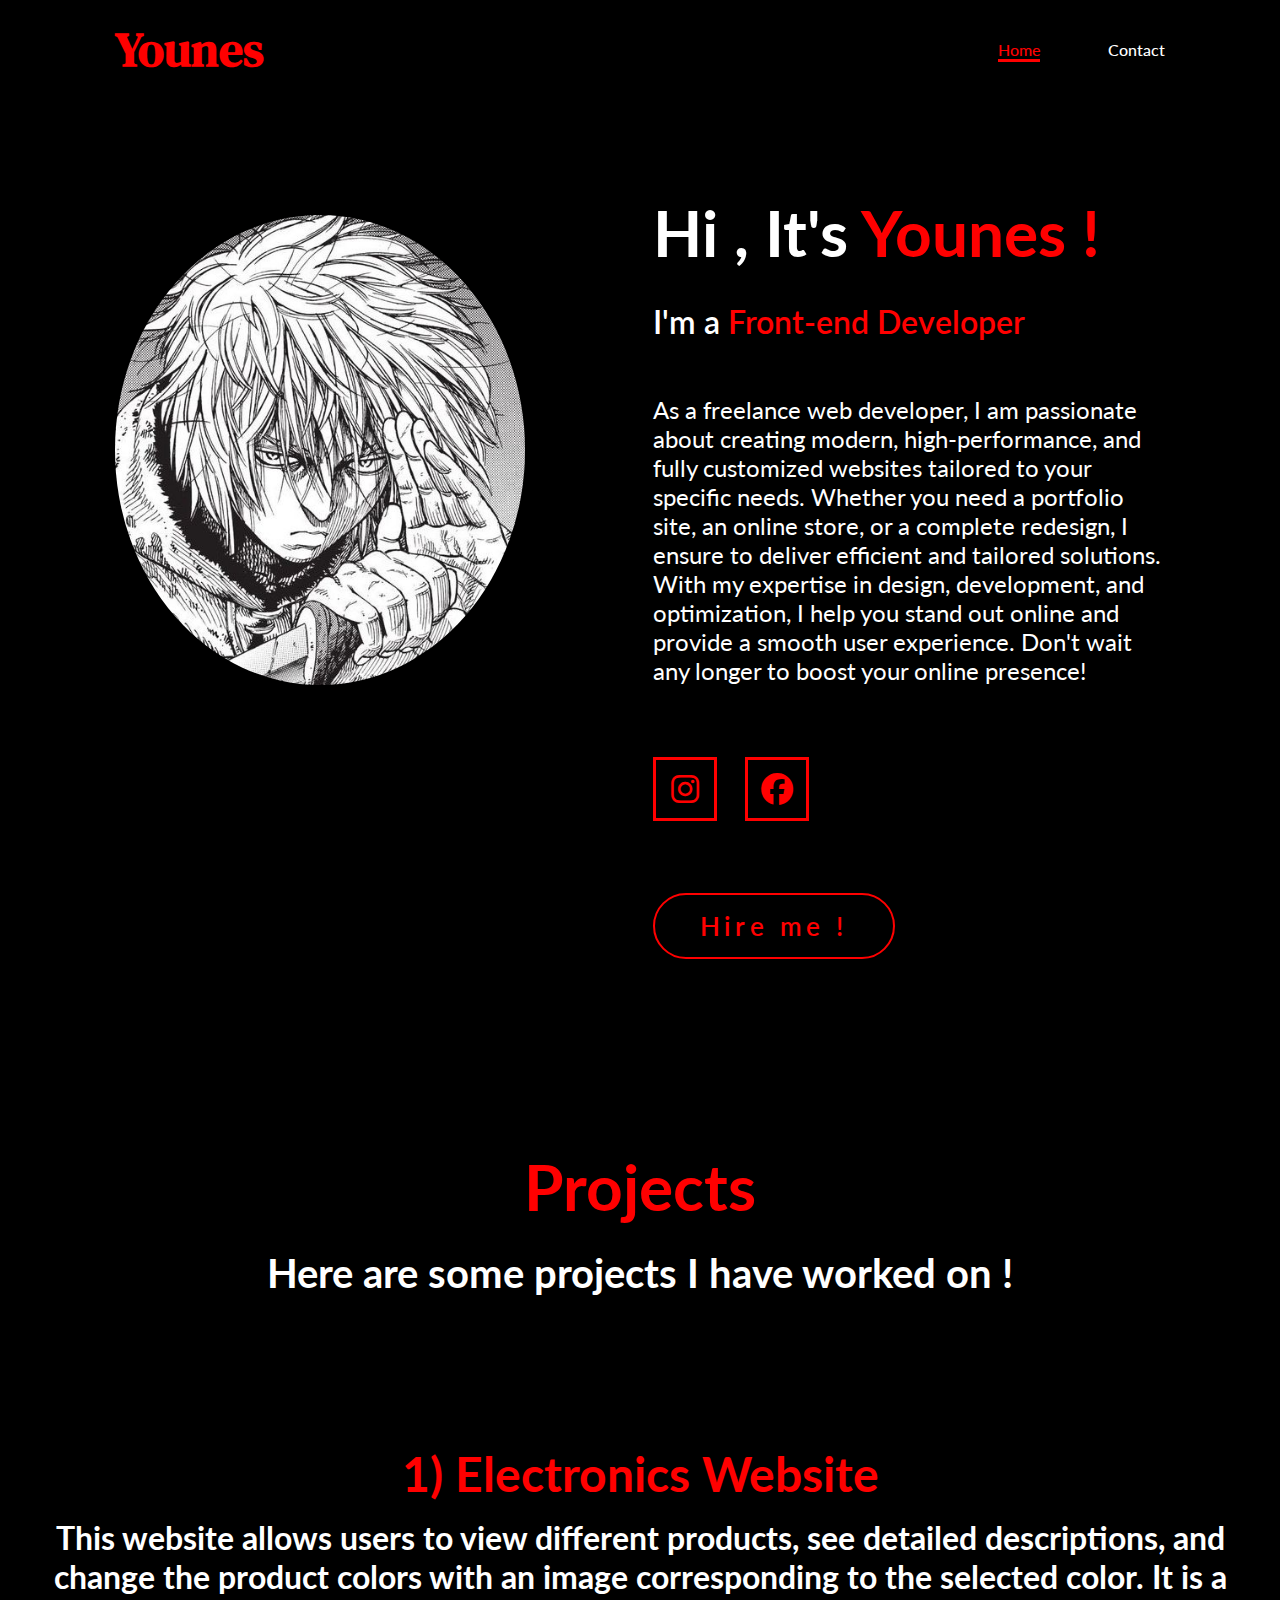
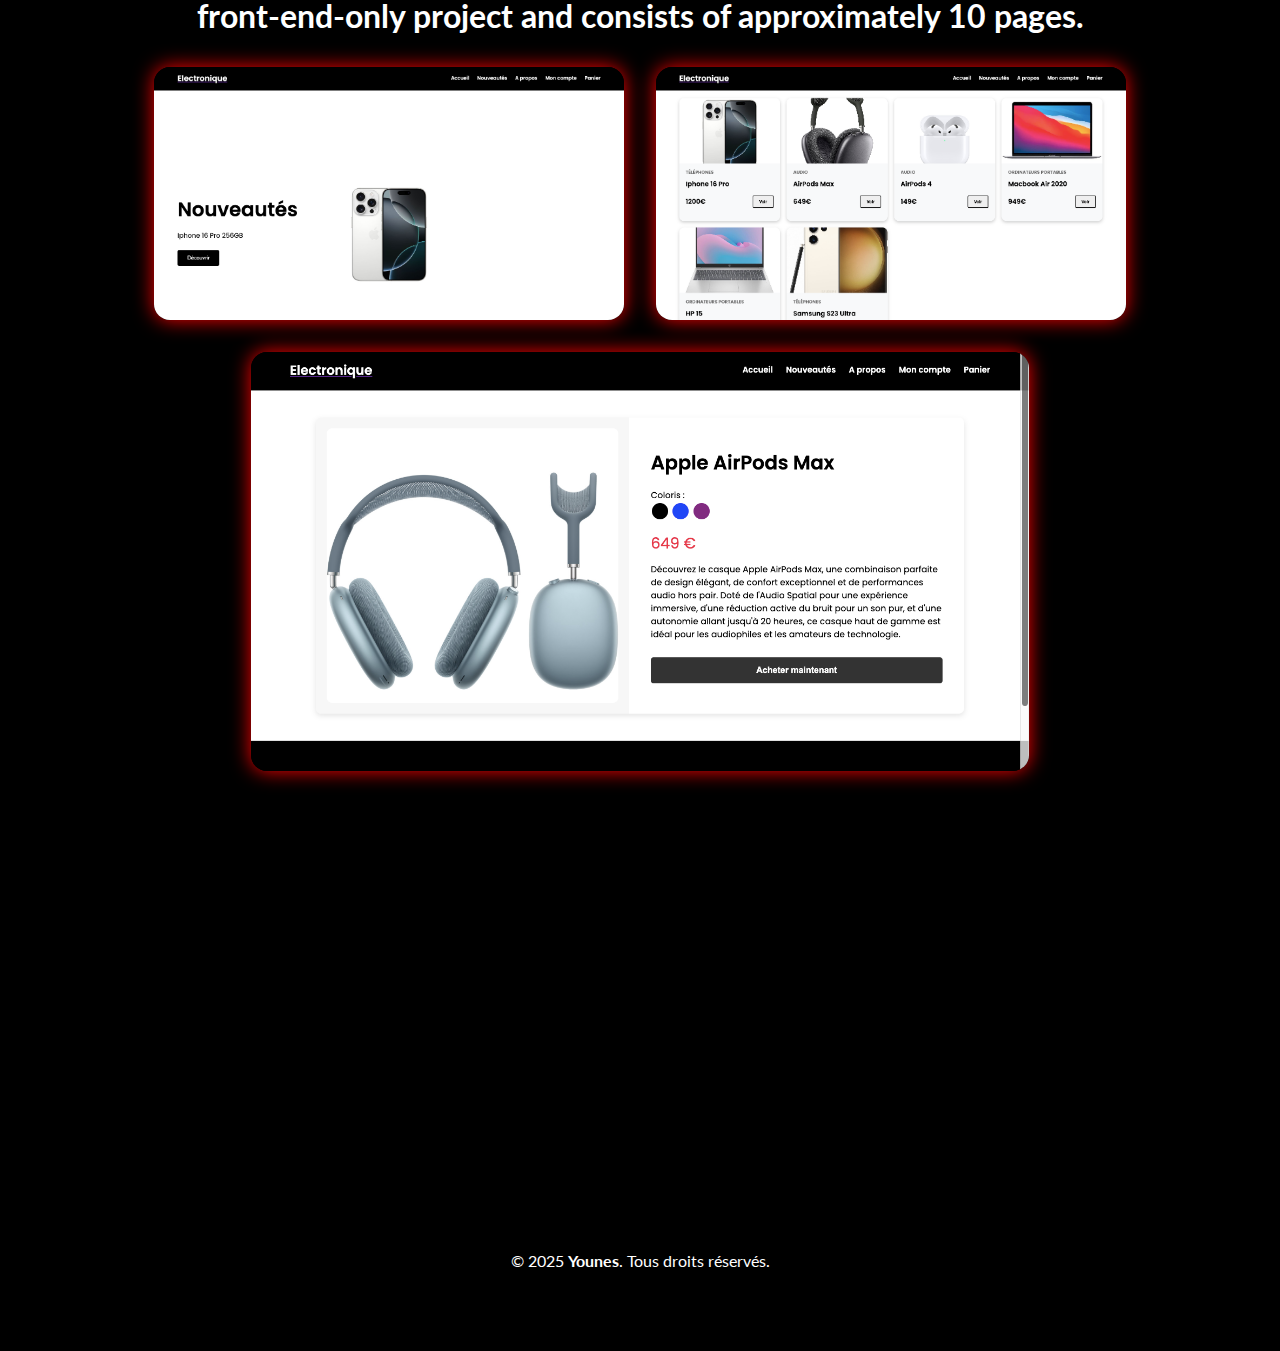
<file: index.html>
<html lang="en">
<head>
    <meta charset="UTF-8">
    <meta name="viewport" content="width=device-width, initial-scale=1.0">
    <link rel="stylesheet" href="Accueil.css">
    <link rel="stylesheet" href="https://cdnjs.cloudflare.com/ajax/libs/font-awesome/6.5.0/css/all.min.css">
    <link rel="preconnect" href="https://fonts.googleapis.com">
    <link rel="preconnect" href="https://fonts.gstatic.com" crossorigin>
    <link href="https://fonts.googleapis.com/css2?family=DM+Serif+Text:ital@0;1&family=Jost:ital,wght@0,100..900;1,100..900&family=Lato:ital,wght@0,100;0,300;0,400;0,700;0,900;1,100;1,300;1,400;1,700;1,900&display=swap" rel="stylesheet">
    <title>Portfolio Website</title>
</head>
<body>
    <header>
        <a href="Accueil.html" class="logo">Younes</a>
        <nav>
            <a href="Accueil.html" class="active">Home</a>
            <a href="contact.html">Contact</a>
        </nav>
    </header>

    <section class="home">
        <div class="home-img">
            <img src="thorfinn.jpg" alt="">
        </div>
        <div class="home-content">
            <h1>Hi , It's <span>Younes !</span></h1>
            <h3 class="typing-text">I'm a <span>Front-end Developer</span></h3>
            <p>As a freelance web developer, I am passionate about creating modern, high-performance, and fully customized websites tailored to your specific needs. Whether you need a portfolio site, an online store, or a complete redesign, I ensure to deliver efficient and tailored solutions. With my expertise in design, development, and optimization, I help you stand out online and provide a smooth user experience. Don't wait any longer to boost your online presence!</p>

            <div class="social-icons">
                <a href="https://www.instagram.com/younes_ybz/"><i class="fa-brands fa-Instagram"></i></a>
                <a href="https://www.facebook.com/share/15daRgE3hQ/?mibextid=wwXIfr"><i class="fa-brands fa-Facebook"></i></a>
            </div>
            <a href="https://fr.fiverr.com/s/qDP3YWV" class="btn">Hire me !</a>
        </div>
    </section>


    <section class="Projects">
        <div class="title">
            <h1>Projects</h1>
            <h2>Here are some projects I have worked on !</h2>
        </div>
        <div class="Electronic-Website">
            <h1>1) Electronics Website</h1>
            <h2>This website allows users to view different products, see detailed descriptions, and change the product colors with an image corresponding to the selected color. It is a front-end-only project and consists of approximately 10 pages.</h2>
            <div class="image-grid">
                <img src="img1elec.png" alt="Product 1">
                <img src="img2elec.png" alt="Product 2">
                <img src="img3elec.png" alt="Product 3">
            </div>
        </div>
    </section>

    <footer>
        <p>&copy; 2025 <a href="#">Younes</a>. Tous droits réservés.</p>
    </footer>

    <script>
        window.onload = function() {
            // Lorsque la page est complètement chargée, on ajoute la classe 'visible' à la section 'home'
            const homeSection = document.querySelector('.home');
            
            // Ajoute la classe 'visible' après un délai de 0.5 seconde
            setTimeout(() => {
                homeSection.classList.add('visible');
            }, 500);
        }
    </script>
</body>
</html>
</file>
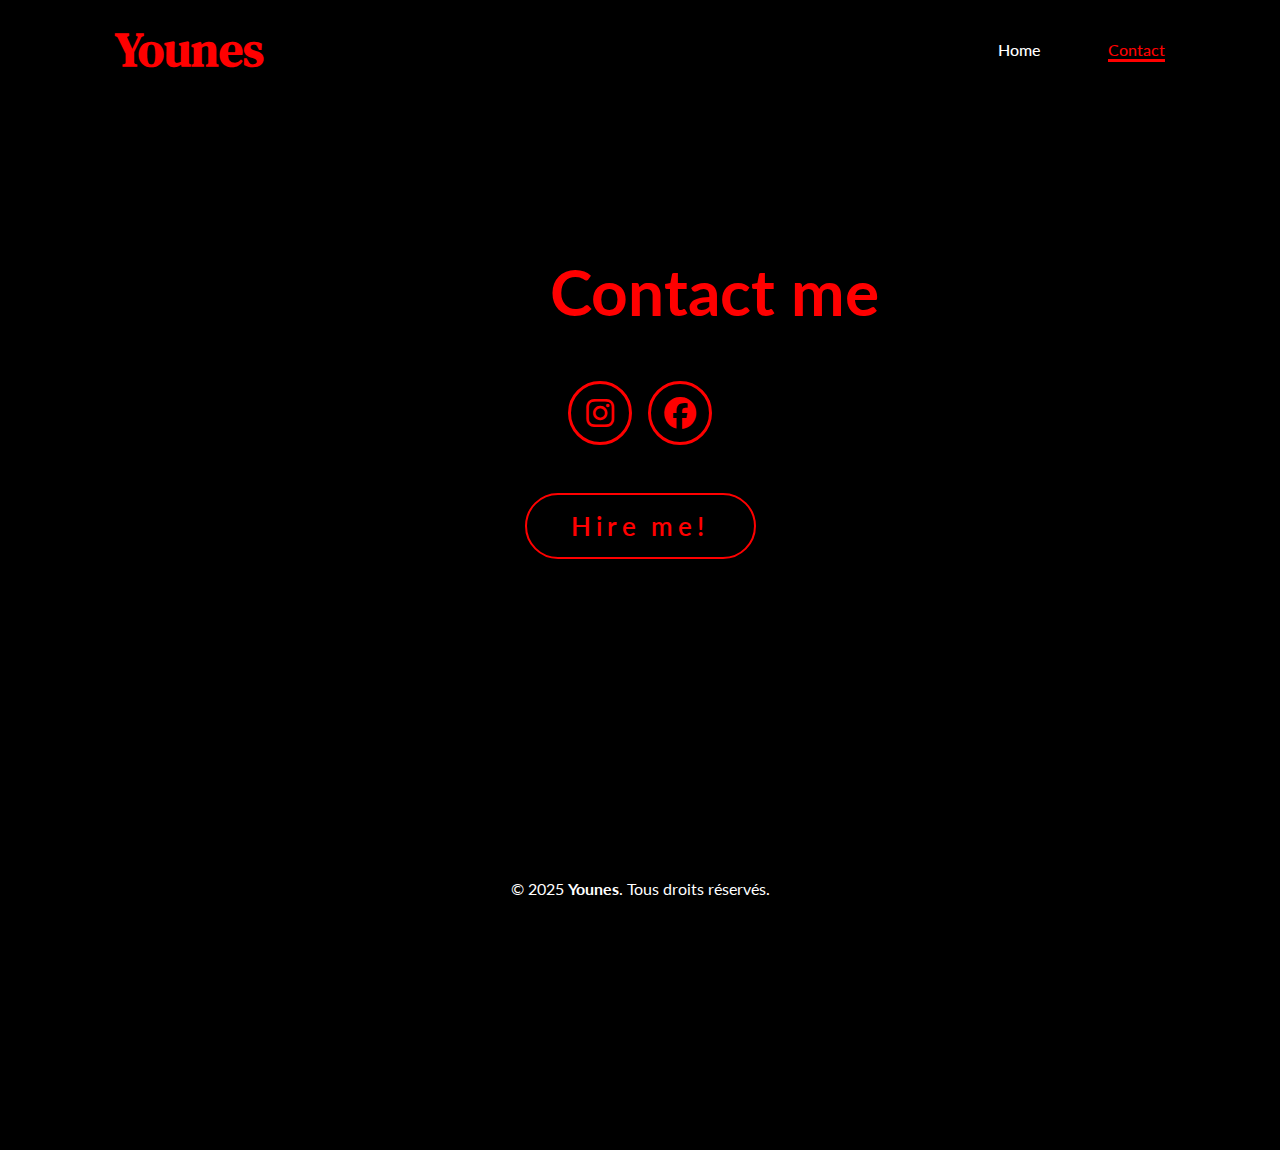
<file: contact.html>
<html lang="en">
<head>
    <meta charset="UTF-8">
    <meta name="viewport" content="width=device-width, initial-scale=1.0">
    <link rel="stylesheet" href="https://cdnjs.cloudflare.com/ajax/libs/font-awesome/6.5.0/css/all.min.css">
    <link rel="stylesheet" href="contact.css">
    <title>Contact</title>
</head>
<body>
    <header>
        <a href="" class="logo">Younes</a>
        <nav>
            <a href="index.html">Home</a>
            <a href="#" class="active">Contact</a>
        </nav>
    </header>
    
    <section class="home">
        <div class="title">
            <h1>Contact me</h1>
        </div>
        <div class="social-icons">
            <a href="https://www.instagram.com/younes_ybz/"><i class="fa-brands fa-Instagram"></i></a>
            <a href="https://www.facebook.com/share/15daRgE3hQ/?mibextid=wwXIfr"><i class="fa-brands fa-Facebook"></i></a>
        </div>
        <div class="parent-container">
            <a href="#" class="btn">Hire me!</a>
        </div>
        
    </section>

    



    <footer>
        <p>&copy; 2025 <a href="#">Younes</a>. Tous droits réservés.</p>
    </footer>
    
    <script>
        window.onload = function() {
            // Lorsque la page est complètement chargée, on ajoute la classe 'visible' à la section 'home'
            const homeSection = document.querySelector('.home');
            
            // Ajoute la classe 'visible' après un délai de 0.5 seconde
            setTimeout(() => {
                homeSection.classList.add('visible');
            }, 500);
        }
    </script>

</body>
</html>
</file>
<file: Accueil.css>
@import url('https://fonts.googleapis.com/css2?family=DM+Serif+Text:ital@0;1&family=Jost:ital,wght@0,100..900;1,100..900&family=Lato:ital,wght@0,100;0,300;0,400;0,700;0,900&display=swap');


*{
    margin:0;
    padding: 0;
    box-sizing: border-box;
    text-decoration: none;
    border: none;
    outline: none;
    font-family: 'Lato', sans-serif; /* Police principale */
}

html{
    font-size: 62,5%;
}
body{
    width: 100%;
    height: 100vh;
    overflow-x: hidden;
    background-color: black;
    color: white;
}

header{
    margin-top: 0px;
    position: fixed;
    top: 0;
    left: 0;
    width: 100%;
    padding: 1rem 9%;
    background-color: black;
    filter: drop-shadow(10px);
    display: flex;
    justify-content: space-between;
    align-items: center;
    z-index: 100;
}

.logo{
    font-size: 3rem;
    color: red;
    font-weight: 800;
    cursor: pointer;
    transition: 0.5s ease;
    font-family: 'DM Serif Text', serif;
}

nav a{
    font-size: 1,8em;
    color: white;
    margin-left: 4em;
    font-weight: 500;
    transition: 0.3s ease;
    border-bottom: 3px solid transparent;
}

nav a:hover,
nav a.active{
    color: red;
    border-bottom: 3px solid red;

}

@media(max-width:995px){
    nav{
        position: absolute;
        display: none;
        top: 0;
        right: 0;
        width: 40%;
        border-left: 3px solid red;
        border-bottom: 3px solid red;
        border-bottom-left-radius: 2rem;
        padding: 1rem solid;
        background-color: black;
        border-bottom: 0,1rem solid black;

    
}

nav.active{
    display: block;
}

nav{
    display: block;
    font-size: 2rem;
    margin: 3rem 0;
}

nav a:hover,
nav a.active{
    padding: 1rem;
    border-radius: 0.5rem;
    border-bottom: solid red;
    }
}

section{
    min-height: 100vh;
    padding: 5rem 9% 5rem;
}

.home {
    display: flex;
    justify-content: center;
    align-items: center; /* Aligne verticalement */
    gap: 8rem; /* Espacement entre le texte et l'image */
    background-color: black;
    opacity: 0; /* Commence invisible */
    transform: translateY(20px); /* Déplace l'élément vers le bas */
    transition: opacity 1s ease-out, transform 1s ease-out; /* Animation douce */
}
.home.visible {
    opacity: 1; /* Fait apparaître l'élément */
    transform: translateY(0); /* Remet l'élément à sa position d'origine */
}

.home .home-content {
    display: flex;
    flex-direction: column; /* Garde le texte empilé (h1 au-dessus de h3) */
    justify-content: center;
    align-items: flex-start; /* Aligne le texte à gauche */
    gap: 1.5rem; /* Espace entre h1 et h3 */
    height: 32vw; /* Assure que la hauteur du conteneur est alignée avec l'image */
}

.home .home-content h1 {
    font-size: 4rem;
    font-weight: 700;
    line-height: 1.3;
    margin: 0;
    margin-top: 250px;
    
}

.home .home-content h3 {
    font-size: 2rem;
    margin: 0; /* Supprime la marge inférieure */
    padding: 0.2rem 0;
    width: fit-content;
}

.home .home-content p {
    margin: -13rem 0 0 0; /* Utilise une marge supérieure négative */
    font-size: 1.5rem;
}


span{
    color: red;
}

.home-img{
    border-radius: 50%;
}

.home-img img{
    position: relative;
    width: 32vw;
    border-radius: 50%;
    box-shadow: 0 0 25px solid red;
    cursor: pointer;
    transition: 0.2s linear;
}

.home-img img:hover{
    font-size: 1.8rem;
    font-weight: 500;
}

.social-icons a{
    display: inline-flex;
    justify-content: center;
    align-items: center;
    width: 4rem;
    height: 4rem;
    background-color: transparent;
    border: 0.2rem solid red;
    font-size: 2rem;
    margin: 3rem 1.5rem 3rem 0;
    transition: 0.3s ease;
    color: red;
    
}

.social-icons a:hover{
    color: black;
    transform: scale(1.3) translateY(-5px);
    background-color: red;
    box-shadow: 0 0 25px red;
}


.btn{
    display: inline-block;
    padding: 1rem 2.8rem;
    background-color: black;
    border-radius: 4em;
    font-size: 1.6rem;
    color: red;
    letter-spacing: 0.3rem;
    font-weight: 600;
    border: 2px solid red;
    transition: 0.3s ease;
    cursor: pointer;
}


.btn:hover{
    transform: scale3d(1.03);
    background-color: red;
    color: black;
    box-shadow: 0 0 25px red;
}


.typing-text{
    font-size: 34px;
    font-weight: 600;
    min-height: 280px;
}

.typing-text span{
    position: relative;
}





@media(max-width:1000px){
    .home{
        gap:4rem;
    }
}

@media(max-width:995px){
    .home{
        flex-direction: column;
        margin: 5rem 4rem;
    }

    .home .home-content h3{
        font-size: 2.5rem;
    }
    .home-content h1{
        font-size: 5rem;
    }

    .home-img img{
        width: 70vh;
        margin-top: 4rem;
    }
}

@media (max-width: 600px) {
    header {
        padding: 1rem 5%;
    }

    .logo {
        font-size: 2.2rem;
    }

    nav {
        width: 100%;
        text-align: center;
        display: none;
    }

    nav.active {
        display: block;
    }

    nav a {
        font-size: 1.6rem;
        display: block;
        margin: 1rem 0;
    }

    /* SECTION HOME */
    .home {
        flex-direction: column;
        gap: 2rem;
        padding: 5rem 2rem;
        text-align: center;
    }

    .home .home-content {
        align-items: center;
    }

    .home .home-content h1 {
        font-size: 3rem;
        margin-top: 120px;
    }

    .home .home-content h3 {
        font-size: 2rem;
    }

    .home .home-content p {
        font-size: 1.4rem;
        margin-top: -5rem;
    }

    .home-img img {
        width: 70%;
        max-width: 250px;
    }

    .social-icons {
        display: flex;
        justify-content: center;
        margin-top: 2rem; /* Ajouter une marge pour éviter la superposition */
        margin-bottom: 30px;
    }

    .social-icons a {
        width: 3.5rem;
        height: 3.5rem;
        font-size: 1.8rem;
    }

    .btn {
        font-size: 1.4rem;
        padding: 0.3rem 2rem;
        margin-bottom: 2rem; /* Ajouter une marge pour espacer le bouton du titre */
    }

    /* SECTION PROJECTS */
    .Projects {
        padding: 4rem 1rem;
    }

    .Projects .title h1 {
        font-size: 3rem;
        padding-top: 80px;
    }

    .Projects .title h2 {
        font-size: 2rem;
        padding-bottom: 50px;
    }

    /* GRILLE DES PROJETS */
    .Electronic-Website {
        margin-bottom: 4rem;
    }

    .Electronic-Website h1 {
        font-size: 2.5rem;
    }

    .Electronic-Website h2 {
        font-size: 1.8rem;
    }

    .Electronic-Website .image-grid {
        grid-template-columns: 1fr;
        gap: 1.5rem;
    }

    .Electronic-Website .image-grid img {
        width: 100%;
    }

    .Electronic-Website .image-grid img:nth-child(3) {
        grid-column: auto;
        width: 100%;
    }

    /* FOOTER */
    footer {
        height: 12vh;
        margin-top: 8rem;
    }

    footer p {
        font-size: 1.2rem;
        line-height : 12vh;
    }
}

.Projects {
    text-align: center; /* Centre tout le contenu de la section */
    padding: 5rem 2rem;
    background-color: black; /* Fond noir pour garder la cohérence */
    margin-top: 3rem;
}

.Projects .title h1 {
    font-size: 4rem;
    color: red;
    font-weight: bold;
    margin-bottom: 1.5rem;
    padding-top: 120px;
}

.Projects .title h2 {
    font-size: 2.5rem;
    color: white;
    margin-bottom: 3rem;
    padding-bottom: 100px;
}

.Electronic-Website {
    text-align: center; /* Centre le contenu de chaque projet */
    margin-bottom: 5rem; /* Espace entre les projets */
}

.Electronic-Website h1 {
    font-size: 3rem;
    color: red;
    font-weight: bold;
    margin-bottom: 1rem;
}

.Electronic-Website h2 {
    font-size: 2rem;
    color: white;
    margin-bottom: 2rem;
}

.Electronic-Website .image-grid {
    display: grid;
    grid-template-columns: repeat(2, 1fr); /* Deux colonnes */
    gap: 2rem; /* Espacement entre les images */
    justify-content: center; /* Centre la grille horizontalement */
    align-items: center; /* Centre verticalement les éléments dans chaque ligne */
    margin: 0 auto; /* Centre la grille globalement */
    max-width: 80%; /* Limite la largeur totale de la grille */
}

.Electronic-Website .image-grid img {
    width: 100%; /* Les images prennent toute la largeur de leur conteneur */
    height: auto; /* Maintient les proportions */
    border-radius: 1rem; /* Coins arrondis */
    box-shadow: 0 0 20px red; /* Effet lumineux autour de l'image */
    transition: transform 0.3s ease-in-out;
}

.Electronic-Website .image-grid img:hover {
    transform: scale(1.05); /* Zoom léger au survol */
}

/* Cibler la 3ème image pour la centrer */
.Electronic-Website .image-grid img:nth-child(3) {
    grid-column: 1 / 3; /* La 3ème image occupe toute la largeur de la grille */
    justify-self: center; /* Centre l'image horizontalement */
    width: 80%; /* Réduit la largeur pour qu'elle reste visuellement équilibrée */
}

footer{
    background: black;
    height:20vh;
    margin-top: 15rem;
}


footer p{
    text-align: center;
    line-height: 20vh;
}

footer p a{
    text-decoration: none;
    color: white;
    font-weight: bold;
}
</file>
<file: contact.css>
@import url('https://fonts.googleapis.com/css2?family=DM+Serif+Text:ital@0;1&family=Jost:ital,wght@0,100..900;1,100..900&family=Lato:ital,wght@0,100;0,300;0,400;0,700;0,900&display=swap');


*{
    margin:0;
    padding: 0;
    box-sizing: border-box;
    text-decoration: none;
    border: none;
    outline: none;
    font-family: 'Lato', sans-serif; /* Police principale */
}

html{
    font-size: 62,5%;
}

body{
    width: 100%;
    height: 100vh;
    overflow-x: hidden;
    background-color: black;
    color: white;
}

header{
    margin-top: 0px;
    position: fixed;
    top: 0;
    left: 0;
    width: 100%;
    padding: 1rem 9%;
    background-color: black;
    filter: drop-shadow(10px);
    display: flex;
    justify-content: space-between;
    align-items: center;
    z-index: 100;
}

.logo{
    font-size: 3rem;
    color: red;
    font-weight: 800;
    cursor: pointer;
    transition: 0.5s ease;
    font-family: 'DM Serif Text', serif;
}

nav a{
    font-size: 1,8em;
    color: white;
    margin-left: 4em;
    font-weight: 500;
    transition: 0.3s ease;
    border-bottom: 3px solid transparent;
}

nav a:hover,
nav a.active{
    color: red;
    border-bottom: 3px solid red;

}

@media(max-width:995px){
    nav{
        position: absolute;
        display: none;
        top: 0;
        right: 0;
        width: 40%;
        border-left: 3px solid red;
        border-bottom: 3px solid red;
        border-bottom-left-radius: 2rem;
        padding: 1rem solid;
        background-color: black;
        border-bottom: 0,1rem solid black;

    
}

nav.active{
    display: block;
}

nav{
    display: block;
    font-size: 2rem;
    margin: 3rem 0;
}

nav a:hover,
nav a.active{
    padding: 1rem;
    border-radius: 0.5rem;
    border-bottom: solid red;
    }
}

.home .title h1 {
    font-size: 4rem;
    font-weight: 700;
    line-height: 1.3;
    margin: 0;
    margin-top: 250px;
    margin-left: 550px;
    color: red;
}
.home {
    opacity: 0; /* Masque la section par défaut */
    transition: opacity 0.5s ease; /* Ajoute une transition fluide */
}

.home.visible {
    opacity: 1; /* Rend la section visible */
}

.social-icons {
    display: flex;
    justify-content: center; /* Centre les icônes horizontalement */
    align-items: center;
    margin-left: 0; /* Supprime la marge gauche */
}

.social-icons a {
    display: inline-flex;
    justify-content: center;
    align-items: center;
    width: 4rem;
    height: 4rem;
    background-color: transparent;
    border: 0.2rem solid red;
    font-size: 2rem;
    margin: 3rem 0.5rem; /* Ajuste la marge entre les icônes */
    transition: 0.3s ease;
    color: red;
    border-radius: 50px;
}


.social-icons a:hover{
    color: black;
    transform: scale(1.3) translateY(-5px);
    background-color: red;
    box-shadow: 0 0 25px red;
}

.parent-container {
    display: flex;
    justify-content: center; /* Centre horizontalement */
    align-items: center; /* Centre verticalement si nécessaire */
}

.btn {
    display: inline-block;
    padding: 1rem 2.8rem;
    background-color: black;
    border-radius: 4em;
    font-size: 1.6rem;
    color: red;
    letter-spacing: 0.3rem;
    font-weight: 600;
    border: 2px solid red;
    transition: 0.3s ease;
    cursor: pointer;
    margin: 0; /* Supprime la marge spécifique */
}

.btn:hover {
    transform: scale3d(1.03);
    background-color: red;
    color: black;
    box-shadow: 0 0 25px red;
}

















footer{
    background: black;
    height:20vh;
    margin-top: 15rem;
}


footer p{
    text-align: center;
    line-height: 20vh;
}

footer p a{
    text-decoration: none;
    color: white;
    font-weight: bold;
}
</file>
